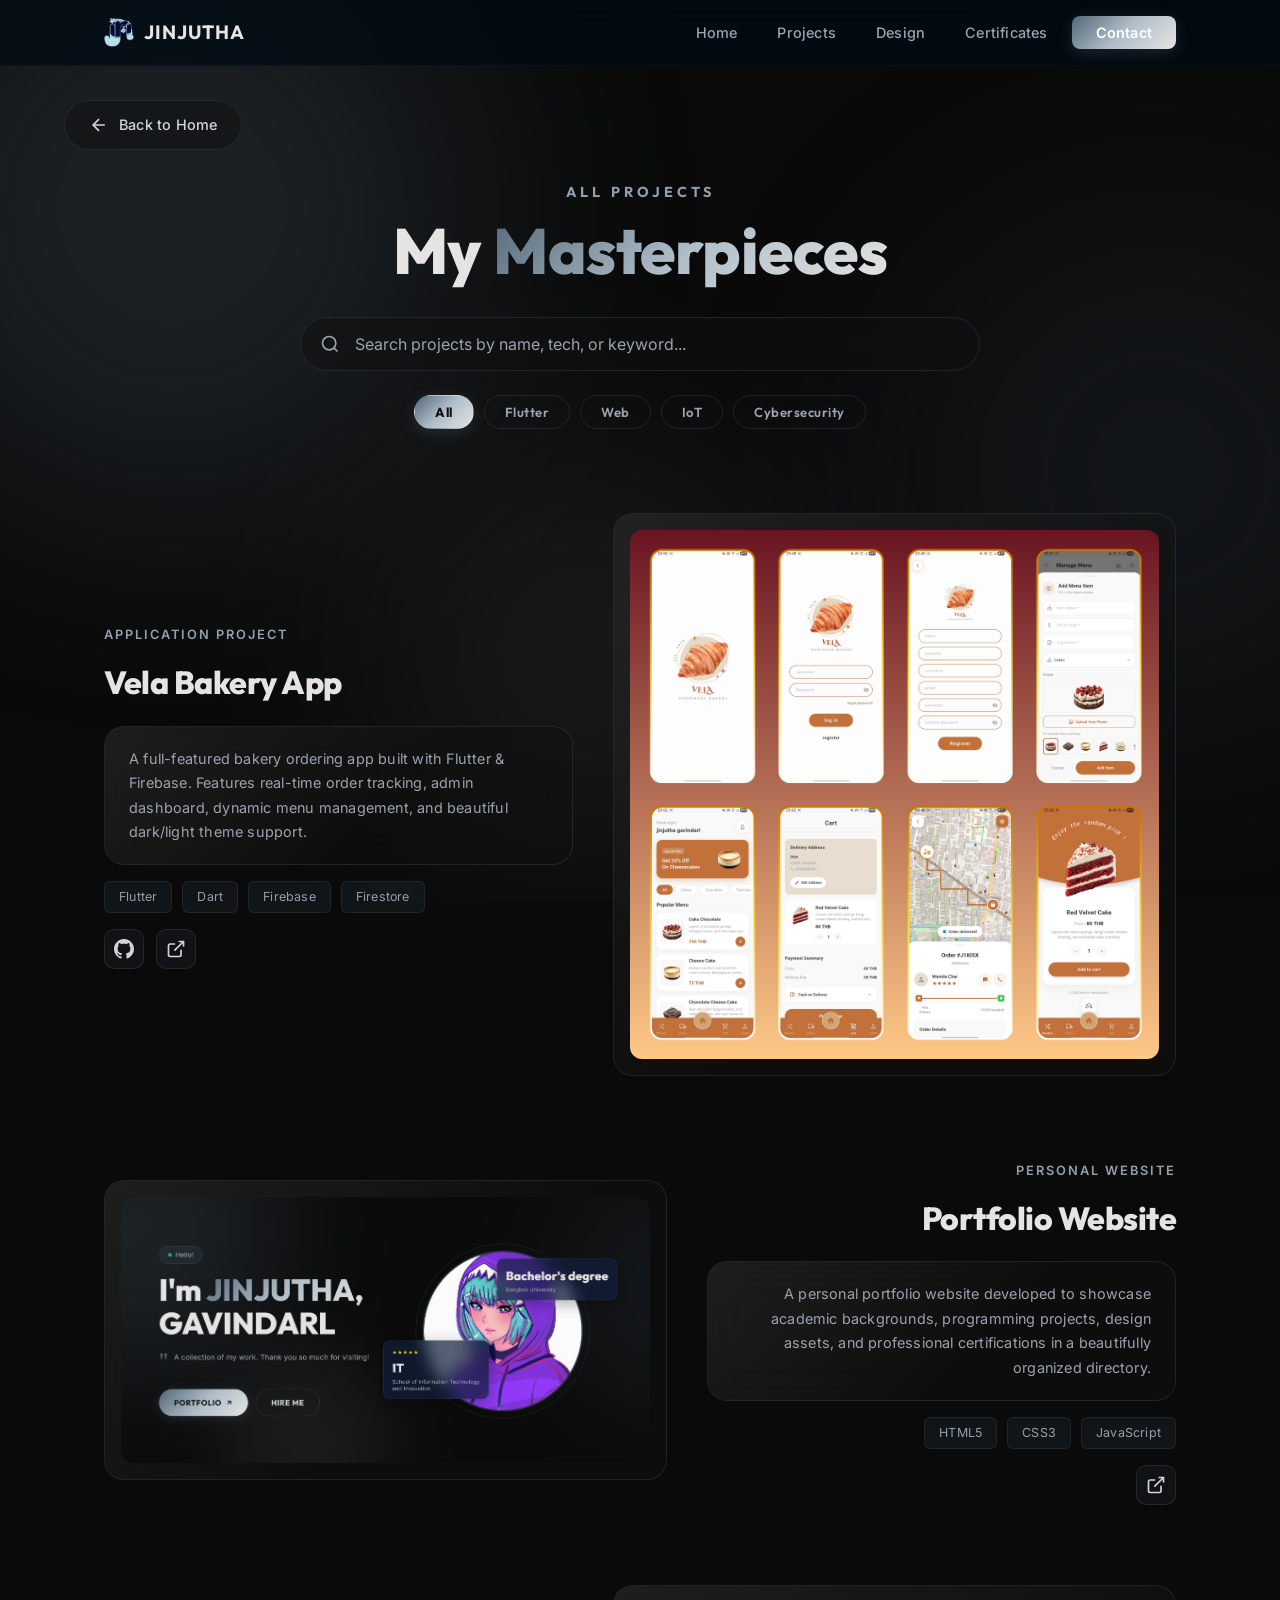
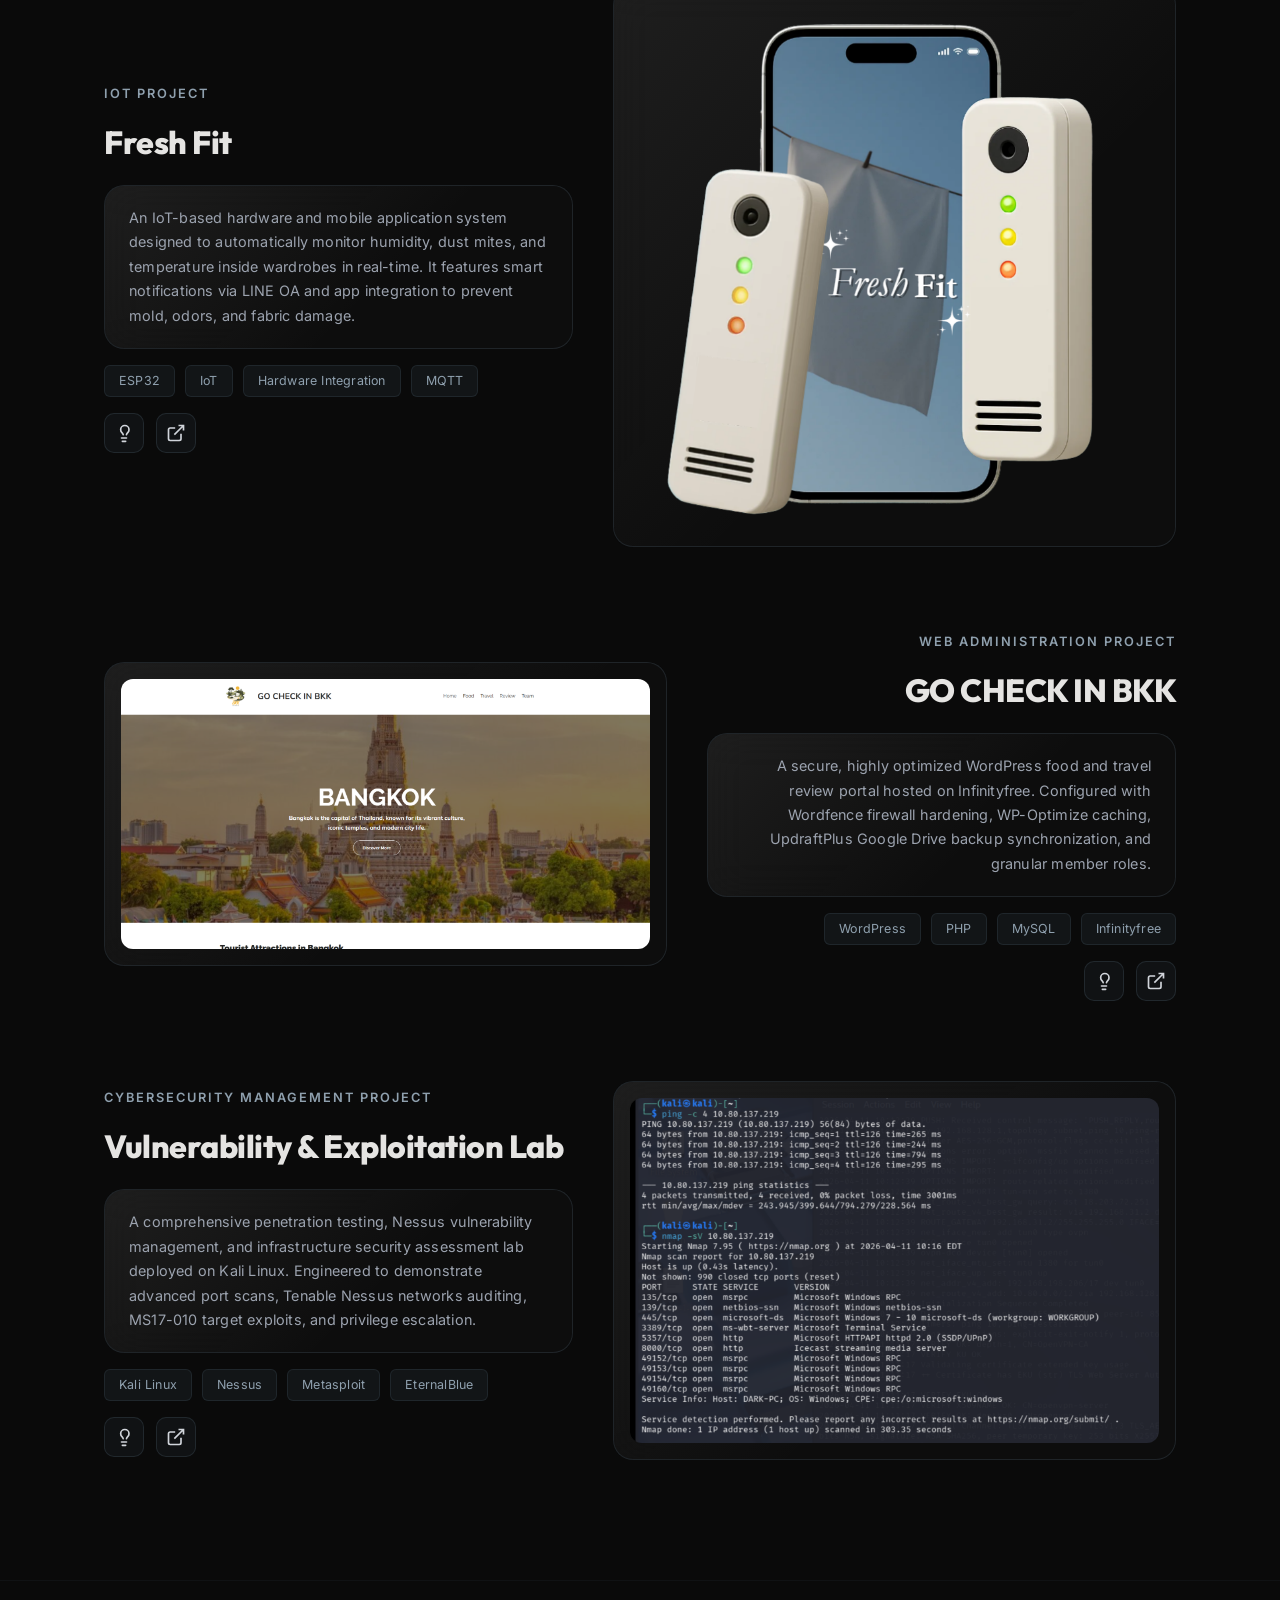
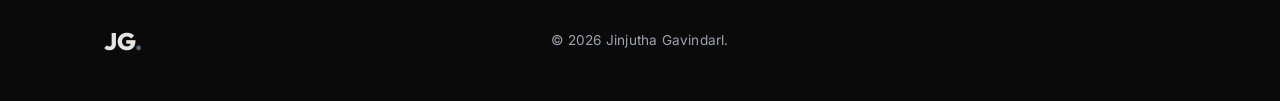
<file: html/projects.html>
<!DOCTYPE html>
<html lang="th">
<head>
    <meta charset="UTF-8">
    <meta name="viewport" content="width=device-width, initial-scale=1.0">
    <title>Projects</title>
    <link rel="stylesheet" href="../style.css?v=2">
    <link href="https://fonts.googleapis.com/css2?family=Outfit:wght@300;400;500;600;700;800&family=Inter:wght@300;400;500;600;700&display=swap" rel="stylesheet">
</head>
<body>
    <div class="bg-orbs">
        <div class="orb orb-1"></div>
        <div class="orb orb-2"></div>
        <div class="orb orb-3"></div>
    </div>
    
    <!-- Navbar -->
    <nav class="navbar" id="navbar">
        <div class="nav-inner">
            <div class="logo">
                <a href="../index.html" style="display:flex; align-items:center; gap:10px; text-decoration:none;">
                    <img src="../assets/shared/logo.png" height="30px" width="30px">
                    <span class="logo-text">JINJUTHA</span>
                </a>
            </div>
            <ul class="nav-links" id="navLinks">
                <li><a href="../index.html#home" class="nav-link">Home</a></li>
                <li><a href="projects.html" class="nav-link active">Projects</a></li>
                <li><a href="design.html" class="nav-link">Design</a></li>
                <li><a href="certificates.html" class="nav-link">Certificates</a></li>
                <li><a href="../index.html#contact" class="nav-cta">Contact</a></li>
            </ul>
            <button class="hamburger" id="hamburger" aria-label="Toggle menu">
                <span></span><span></span><span></span>
            </button>
        </div>
    </nav>

    <!-- Back Button -->
    <div class="back-nav">
        <a href="../index.html" class="btn-back">
            <svg width="20" height="20" viewBox="0 0 24 24" fill="none" stroke="currentColor" stroke-width="2"><path d="M19 12H5M12 19l-7-7 7-7"/></svg>
            Back to Home
        </a>
    </div>

    <!-- Projects Section -->
    <section class="projects" style="padding-top: 180px; min-height: 100vh;">
        <div class="section-container">
            <h2 class="section-label" style="text-align: center;">All Projects</h2>
            <h3 class="section-heading" style="text-align:center; margin-bottom: 30px;">My <span class="gradient-text">Masterpieces</span></h3>

            <!-- Search Bar -->
            <div class="search-wrapper">
                <input type="text" class="search-bar" id="projectSearch" placeholder="Search projects by name, tech, or keyword..." autocomplete="off">
                <svg class="search-icon" width="20" height="20" viewBox="0 0 24 24" fill="none" stroke="currentColor" stroke-width="2"><circle cx="11" cy="11" r="8"/><path d="M21 21l-4.35-4.35"/></svg>
                <button class="search-clear" id="searchClear" aria-label="Clear search">
                    <svg width="14" height="14" viewBox="0 0 24 24" fill="none" stroke="currentColor" stroke-width="2.5"><path d="M18 6L6 18M6 6l12 12"/></svg>
                </button>
            </div>

            <!-- Filter Tags -->
            <div class="filter-tags">
                <button class="filter-tag active" data-filter="all">All</button>
                <button class="filter-tag" data-filter="flutter">Flutter</button>
                <button class="filter-tag" data-filter="web">Web</button>
                <button class="filter-tag" data-filter="iot">IoT</button>
                <button class="filter-tag" data-filter="cybersecurity">Cybersecurity</button>
            </div>

            <!-- Result Info -->
            <div class="search-result-info" id="searchResultInfo"></div>

            <div class="project-showcase">
                <!-- Project 1 -->
                <div class="project-item" data-tags="flutter dart firebase firestore mobile app" data-category="flutter">
                    <div class="project-meta">
                        <span class="project-tag">Application Project</span>
                        <h4 class="project-title">Vela Bakery App</h4>
                        <div class="glass-card project-desc-card">
                            <p>A full-featured bakery ordering app built with Flutter & Firebase. Features real-time order tracking, admin dashboard, dynamic menu management, and beautiful dark/light theme support.</p>
                        </div>
                        <div class="project-tech">
                            <span>Flutter</span>
                            <span>Dart</span>
                            <span>Firebase</span>
                            <span>Firestore</span>
                        </div>
                        <div class="project-links">
                            <a href="https://github.com/jinjutha-gavi/vela_bakery.git" class="project-link-btn" title="View on GitHub">
                                <svg width="20" height="20" viewBox="0 0 24 24" fill="currentColor"><path d="M12 0c-6.626 0-12 5.373-12 12 0 5.302 3.438 9.8 8.207 11.387.599.111.793-.261.793-.577v-2.234c-3.338.726-4.033-1.416-4.033-1.416-.546-1.387-1.333-1.756-1.333-1.756-1.089-.745.083-.729.083-.729 1.205.084 1.839 1.237 1.839 1.237 1.07 1.834 2.807 1.304 3.492.997.107-.775.418-1.305.762-1.604-2.665-.305-5.467-1.334-5.467-5.931 0-1.311.469-2.381 1.236-3.221-.124-.303-.535-1.524.117-3.176 0 0 1.008-.322 3.301 1.23.957-.266 1.983-.399 3.003-.404 1.02.005 2.047.138 3.006.404 2.291-1.552 3.297-1.23 3.297-1.23.653 1.653.242 2.874.118 3.176.77.84 1.235 1.911 1.235 3.221 0 4.609-2.807 5.624-5.479 5.921.43.372.823 1.102.823 2.222v3.293c0 .319.192.694.801.576 4.765-1.589 8.199-6.086 8.199-11.386 0-6.627-5.373-12-12-12z"/></svg>
                            </a>
                            <a href="project-vela.html" class="project-link-btn" title="View Details">
                                <svg width="20" height="20" viewBox="0 0 24 24" fill="none" stroke="currentColor" stroke-width="2"><path d="M18 13v6a2 2 0 01-2 2H5a2 2 0 01-2-2V8a2 2 0 012-2h6M15 3h6v6M10 14L21 3"/></svg>
                            </a>
                        </div>
                    </div>
                    <div class="project-preview glass-card">
                        <img src="../assets/vela/velabakery.png" alt="Vela Bakery App" loading="lazy">
                    </div>
                </div>

                <!-- Project 2 -->
                <div class="project-item reverse" data-tags="html css javascript web portfolio responsive design" data-category="web">
                    <div class="project-meta">
                        <span class="project-tag">Personal Website</span>
                        <h4 class="project-title">Portfolio Website</h4>
                        <div class="glass-card project-desc-card">
                            <p>A personal portfolio website developed to showcase academic backgrounds, programming projects, design assets, and professional certifications in a beautifully organized directory.</p>
                        </div>
                        <div class="project-tech">
                            <span>HTML5</span>
                            <span>CSS3</span>
                            <span>JavaScript</span>
                        </div>
                        <div class="project-links">
                            <a href="project-portfolio.html" class="project-link-btn" title="View Details">
                                <svg width="20" height="20" viewBox="0 0 24 24" fill="none" stroke="currentColor" stroke-width="2"><path d="M18 13v6a2 2 0 01-2 2H5a2 2 0 01-2-2V8a2 2 0 012-2h6M15 3h6v6M10 14L21 3"/></svg>
                            </a>
                        </div>
                    </div>
                    <div class="project-preview glass-card">
                        <img src="../assets/port.png" alt="Portfolio Website" loading="lazy">
                    </div>
                </div>



                <!-- Project 3 -->
                <div class="project-item" data-tags="esp32 iot hardware integration mqtt dht22 sharp-gp2y line-oa automation" data-category="iot">
                    <div class="project-meta">
                        <span class="project-tag">IOT Project</span>
                        <h4 class="project-title">Fresh Fit</h4>
                        <div class="glass-card project-desc-card">
                            <p>An IoT-based hardware and mobile application system designed to automatically monitor humidity, dust mites, and temperature inside wardrobes in real-time. It features smart notifications via LINE OA and app integration to prevent mold, odors, and fabric damage.</p>
                        </div>
                        <div class="project-tech">
                            <span>ESP32</span>
                            <span>IoT</span>
                            <span>Hardware Integration</span>
                            <span>MQTT</span>
                        </div>
                        <div class="project-links">
                            <a href="https://canva.link/9b8s0r2yvaz08wg" class="project-link-btn" target="_blank" title="View Presentation">
                                <svg width="20" height="20" viewBox="0 0 24 24" fill="none" stroke="currentColor" stroke-width="2" stroke-linecap="round" stroke-linejoin="round"><path d="M15 14c.2-1 .7-1.7 1.5-2.5 1-.9 1.5-2.2 1.5-3.5A5 5 0 0 0 8 8c0 1.3.5 2.6 1.5 3.5.8.8 1.3 1.5 1.5 2.5" /><path d="M9 18h6" /><path d="M10 22h4" /></svg>
                            </a>

                            <a href="project-freshfit.html" class="project-link-btn" title="View Details">
                                <svg width="20" height="20" viewBox="0 0 24 24" fill="none" stroke="currentColor" stroke-width="2"><path d="M18 13v6a2 2 0 01-2 2H5a2 2 0 01-2-2V8a2 2 0 012-2h6M15 3h6v6M10 14L21 3"/></svg>
                            </a>
                        </div>
                    </div>
                    <div class="project-preview glass-card">
                        <img src="../assets/freshfit/iot.png" alt="Fresh Fit IoT Project" loading="lazy">
                    </div>
                </div>

                <!-- Project 4 -->
                <div class="project-item reverse" data-tags="wordpress php mysql infinityfree web administration security optimization backup monitoring" data-category="web">
                    <div class="project-meta">
                        <span class="project-tag">Web Administration Project</span>
                        <h4 class="project-title">GO CHECK IN BKK</h4>
                        <div class="glass-card project-desc-card">
                            <p>A secure, highly optimized WordPress food and travel review portal hosted on Infinityfree. Configured with Wordfence firewall hardening, WP-Optimize caching, UpdraftPlus Google Drive backup synchronization, and granular member roles.</p>
                        </div>
                        <div class="project-tech">
                            <span>WordPress</span>
                            <span>PHP</span>
                            <span>MySQL</span>
                            <span>Infinityfree</span>
                        </div>
                        <div class="project-links">
                            <a href="https://canva.link/md71b5a0bsp4an9" class="project-link-btn" target="_blank" title="View Presentation">
                                <svg width="20" height="20" viewBox="0 0 24 24" fill="none" stroke="currentColor" stroke-width="2" stroke-linecap="round" stroke-linejoin="round"><path d="M15 14c.2-1 .7-1.7 1.5-2.5 1-.9 1.5-2.2 1.5-3.5A5 5 0 0 0 8 8c0 1.3.5 2.6 1.5 3.5.8.8 1.3 1.5 1.5 2.5" /><path d="M9 18h6" /><path d="M10 22h4" /></svg>
                            </a>
                            <a href="project-webadmin.html" class="project-link-btn" title="View Details">
                                <svg width="20" height="20" viewBox="0 0 24 24" fill="none" stroke="currentColor" stroke-width="2"><path d="M18 13v6a2 2 0 01-2 2H5a2 2 0 01-2-2V8a2 2 0 012-2h6M15 3h6v6M10 14L21 3"/></svg>
                            </a>
                        </div>
                    </div>
                    <div class="project-preview glass-card">
                        <img src="../assets/gocheckin.png" alt="Fresh Fit IoT Project" loading="lazy">
                    </div>
                </div>

                <!-- Project 5 -->
                <div class="project-item" data-tags="cybersecurity security kali nmap metasploit nessus exploitation eternalblue slowloris penetration testing server" data-category="cybersecurity">
                    <div class="project-meta">
                        <span class="project-tag">Cybersecurity Management Project</span>
                        <h4 class="project-title">Vulnerability & Exploitation Lab</h4>
                        <div class="glass-card project-desc-card">
                            <p>A comprehensive penetration testing, Nessus vulnerability management, and infrastructure security assessment lab deployed on Kali Linux. Engineered to demonstrate advanced port scans, Tenable Nessus networks auditing, MS17-010 target exploits, and privilege escalation.</p>
                        </div>
                        <div class="project-tech">
                            <span>Kali Linux</span>
                            <span>Nessus</span>
                            <span>Metasploit</span>
                            <span>EternalBlue</span>
                        </div>
                        <div class="project-links">
                            <a href="https://drive.google.com/file/d/1bWea0tNrj05qEz4TkGdzgQHmlzvYiVrC/view?usp=sharing" class="project-link-btn" target="_blank" title="View Lab Report">
                                <svg width="20" height="20" viewBox="0 0 24 24" fill="none" stroke="currentColor" stroke-width="2" stroke-linecap="round" stroke-linejoin="round"><path d="M15 14c.2-1 .7-1.7 1.5-2.5 1-.9 1.5-2.2 1.5-3.5A5 5 0 0 0 8 8c0 1.3.5 2.6 1.5 3.5.8.8 1.3 1.5 1.5 2.5" /><path d="M9 18h6" /><path d="M10 22h4" /></svg>
                            </a>
                            <a href="project-cybersecurity.html" class="project-link-btn" title="View Details">
                                <svg width="20" height="20" viewBox="0 0 24 24" fill="none" stroke="currentColor" stroke-width="2"><path d="M18 13v6a2 2 0 01-2 2H5a2 2 0 01-2-2V8a2 2 0 012-2h6M15 3h6v6M10 14L21 3"/></svg>
                            </a>
                        </div>
                    </div>
                    <div class="project-preview glass-card">
                        <img src="../assets/cyberproject/1.png" alt="Cybersecurity Vulnerability Lab" loading="lazy">
                    </div>
                </div>






            <!-- No Results State -->
            <div class="no-results" id="noResults">
                <div class="no-results-icon">🔍</div>
                <h4>No projects found</h4>
                <p>Try a different keyword or filter</p>
            </div>
        </div>
    </section>

    <!-- Footer -->
    <footer class="footer">
        <div class="footer-inner">
            <div class="footer-logo">JG<span>.</span></div>
            <p>&copy; 2026 Jinjutha Gavindarl.</p>
        </div>
    </footer>

    <script src="../js/navigation.js"></script>
    <script src="../js/animations.js"></script>

    <!-- Project Search & Filter -->
    <script>
    (function() {
        const searchInput = document.getElementById('projectSearch');
        const clearBtn = document.getElementById('searchClear');
        const resultInfo = document.getElementById('searchResultInfo');
        const noResults = document.getElementById('noResults');
        const projects = document.querySelectorAll('.project-item');
        const filterTags = document.querySelectorAll('.filter-tag');
        const showcase = document.querySelector('.project-showcase');
        let activeCategory = 'all';

        function filterProjects() {
            const query = searchInput.value.toLowerCase().trim();
            let visibleCount = 0;

            // Show/hide clear button
            clearBtn.classList.toggle('visible', query.length > 0);

            projects.forEach(item => {
                const title = item.querySelector('.project-title').textContent.toLowerCase();
                const desc = item.querySelector('.project-desc-card p').textContent.toLowerCase();
                const techs = Array.from(item.querySelectorAll('.project-tech span')).map(s => s.textContent.toLowerCase()).join(' ');
                const tags = (item.dataset.tags || '').toLowerCase();
                const category = (item.dataset.category || '');
                const searchText = title + ' ' + desc + ' ' + techs + ' ' + tags;

                const matchesSearch = !query || searchText.includes(query);
                const matchesCategory = activeCategory === 'all' || category === activeCategory;

                if (matchesSearch && matchesCategory) {
                    item.classList.remove('hidden');
                    item.style.position = '';
                    item.style.height = '';
                    item.style.overflow = '';
                    item.style.margin = '';
                    item.style.padding = '';
                    visibleCount++;
                } else {
                    item.classList.add('hidden');
                }
            });

            // Update result info
            if (query || activeCategory !== 'all') {
                resultInfo.innerHTML = 'Showing <span class="count">' + visibleCount + '</span> of ' + projects.length + ' projects';
            } else {
                resultInfo.innerHTML = '';
            }

            // Show/hide no results
            noResults.classList.toggle('visible', visibleCount === 0);
            showcase.style.display = visibleCount === 0 ? 'none' : '';
        }

        searchInput.addEventListener('input', filterProjects);

        clearBtn.addEventListener('click', () => {
            searchInput.value = '';
            filterProjects();
            searchInput.focus();
        });

        filterTags.forEach(tag => {
            tag.addEventListener('click', () => {
                filterTags.forEach(t => t.classList.remove('active'));
                tag.classList.add('active');
                activeCategory = tag.dataset.filter;
                filterProjects();
            });
        });

        // Keyboard shortcut: Ctrl+K or / to focus search
        document.addEventListener('keydown', (e) => {
            if ((e.ctrlKey && e.key === 'k') || (e.key === '/' && document.activeElement !== searchInput)) {
                e.preventDefault();
                searchInput.focus();
                searchInput.select();
            }
            if (e.key === 'Escape' && document.activeElement === searchInput) {
                searchInput.value = '';
                searchInput.blur();
                filterProjects();
            }
        });
    })();
    </script>
</body>
</html>
</file>
<file: style.css>
/* =============================================
   MAIN STYLESHEET
   This file imports all modular CSS files
   ============================================= */

@import url('css/base.css');
@import url('css/navbar.css');
@import url('css/hero.css');
@import url('css/about.css');
@import url('css/services.css');
@import url('css/projects.css');
@import url('css/skills.css');
@import url('css/contact.css');
@import url('css/animations.css');
@import url('css/responsive.css');
</file>
